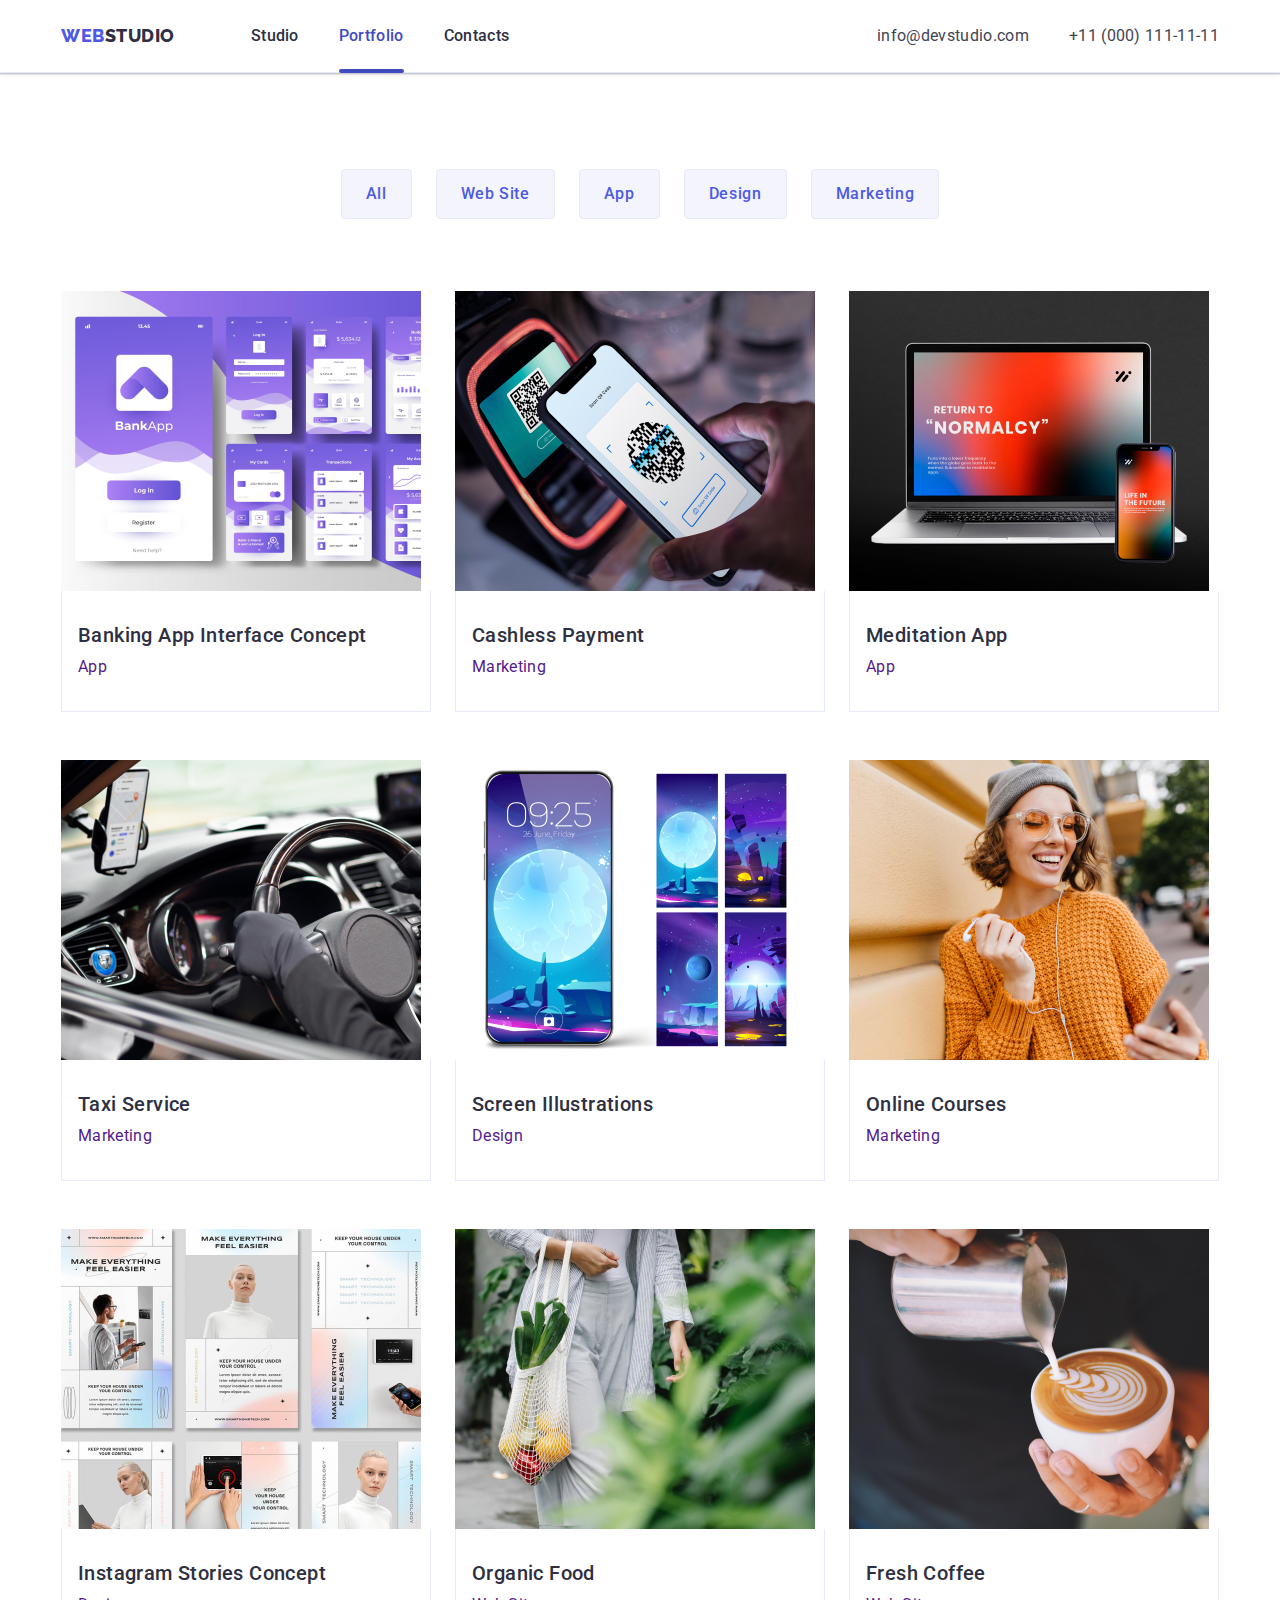
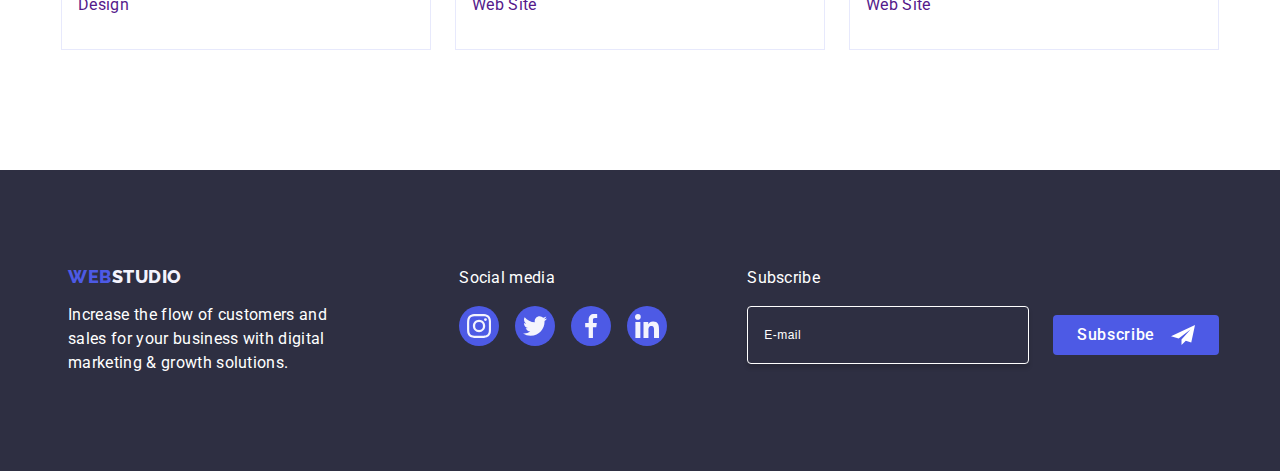
<file: portfolio.html>
<!DOCTYPE html>
<html lang="en">
  <head>
    <meta charset="UTF-8" />
    <meta name="viewport" content="width=device-width, initial-scale=1.0" />
    <link rel="preconnect" href="https://fonts.gstatic.com" />
    <link rel="preconnect" href="https://fonts.googleapis.com" />
    <link rel="preconnect" href="https://fonts.gstatic.com" crossorigin />
    <link
      href="https://fonts.googleapis.com/css2?family=Raleway:wght@800&family=Roboto:wght@400;500;700;900&display=swap"
      rel="stylesheet"
    />
    <link
      rel="stylesheet"
      href="https://cdnjs.cloudflare.com/ajax/libs/modern-normalize/2.0.0/modern-normalize.min.css"
      integrity="sha512-4xo8blKMVCiXpTaLzQSLSw3KFOVPWhm/TRtuPVc4WG6kUgjH6J03IBuG7JZPkcWMxJ5huwaBpOpnwYElP/m6wg=="
      crossorigin="anonymous"
      referrerpolicy="no-referrer"
    />
    <link rel="stylesheet" href="./css/styles.css" />
    <title>WebStudio</title>
  </head>
  <body>
    <header class="header">
      <div class="container">
        <nav class="navigation">
          <a class="logo-text logo-header link" href="./index.html">
            Web<span class="logo-dark">Studio</span>
          </a>
          <ul class="list menu">
            <li><a class="link" href="./index.html">Studio</a></li>
            <li>
              <a class="current link" href="./portfolio.html">Portfolio</a>
            </li>
            <li><a class="link" href="">Contacts</a></li>
          </ul>
        </nav>
        <address class="address-contacts">
          <ul class="list contacts">
            <li>
              <a class="link" href="mailto:info@devstudio.com">
                info@devstudio.com
              </a>
            </li>
            <li>
              <a class="link" href="tel:+110001111111">+11 (000) 111-11-11</a>
            </li>
          </ul>
        </address>
      </div>
    </header>
    <main>
      <section class="section section-portfolio">
        <div class="container">
          <h1 class="title-main visually-hidden">Something</h1>
          <ul class="buttons-list list">
            <li class="elem">
              <button type="button" class="filter-buttons button">All</button>
            </li>
            <li class="elem">
              <button type="button" class="filter-buttons button">
                Web Site
              </button>
            </li>
            <li class="elem">
              <button type="button" class="filter-buttons button">App</button>
            </li>
            <li class="elem">
              <button type="button" class="filter-buttons button">
                Design
              </button>
            </li>
            <li class="elem">
              <button type="button" class="filter-buttons button">
                Marketing
              </button>
            </li>
          </ul>

          <ul class="list card-list">
            <li class="portfolio-card">
              <a class="portfolio-card-link link" href="">
                <div class="overlay-wrapper">
                  <img
                    width="360"
                    height="300"
                    src="./images/portfolio/img-1.jpg"
                    alt="Bank App"
                  />
                  <p class="overlay-text">
                    14 Stylish and User-Friendly App Design Concepts · Task
                    Manager App · Calorie Tracker App · Exotic Fruit Ecommerce
                    App · Cloud Storage App
                  </p>
                </div>
                <div class="card-info-wrapper">
                  <h2 class="small-title default-title">
                    Banking App Interface Concept
                  </h2>
                  <p class="simple-text">App</p>
                </div>
              </a>
            </li>
            <li class="portfolio-card">
              <a class="portfolio-card-link link" href="">
                <div class="overlay-wrapper">
                  <img
                    width="360"
                    height="300"
                    src="./images/portfolio/img-2.jpg"
                    alt="qr reader"
                  />
                  <p class="overlay-text">
                    14 Stylish and User-Friendly App Design Concepts · Task
                    Manager App · Calorie Tracker App · Exotic Fruit Ecommerce
                    App · Cloud Storage App
                  </p>
                </div>
                <div class="card-info-wrapper">
                  <h2 class="small-title default-title">Cashless Payment</h2>
                  <p class="simple-text">Marketing</p>
                </div>
              </a>
            </li>
            <li class="portfolio-card">
              <a class="portfolio-card-link link" href="">
                <div class="overlay-wrapper">
                  <img
                    width="360"
                    height="300"
                    src="./images/portfolio/img-3.jpg"
                    alt="Meditation App"
                  />
                  <p class="overlay-text">
                    14 Stylish and User-Friendly App Design Concepts · Task
                    Manager App · Calorie Tracker App · Exotic Fruit Ecommerce
                    App · Cloud Storage App
                  </p>
                </div>
                <div class="card-info-wrapper">
                  <h2 class="small-title default-title">Meditation App</h2>
                  <p class="simple-text">App</p>
                </div>
              </a>
            </li>
            <li class="portfolio-card">
              <a class="portfolio-card-link link" href="">
                <div class="overlay-wrapper">
                  <img
                    width="360"
                    height="300"
                    src="./images/portfolio/img-4.jpg"
                    alt="Taxi Service"
                  />
                  <p class="overlay-text">
                    14 Stylish and User-Friendly App Design Concepts · Task
                    Manager App · Calorie Tracker App · Exotic Fruit Ecommerce
                    App · Cloud Storage App
                  </p>
                </div>
                <div class="card-info-wrapper">
                  <h2 class="small-title default-title">Taxi Service</h2>
                  <p class="simple-text">Marketing</p>
                </div>
              </a>
            </li>
            <li class="portfolio-card">
              <a class="portfolio-card-link link" href="">
                <div class="overlay-wrapper">
                  <img
                    width="360"
                    height="300"
                    src="./images/portfolio/img-5.jpg"
                    alt="Screen Illustrations"
                  />
                  <p class="overlay-text">
                    14 Stylish and User-Friendly App Design Concepts · Task
                    Manager App · Calorie Tracker App · Exotic Fruit Ecommerce
                    App · Cloud Storage App
                  </p>
                </div>
                <div class="card-info-wrapper">
                  <h2 class="small-title default-title">
                    Screen Illustrations
                  </h2>
                  <p class="simple-text">Design</p>
                </div>
              </a>
            </li>
            <li class="portfolio-card">
              <a class="portfolio-card-link link" href="">
                <div class="overlay-wrapper">
                  <img
                    width="360"
                    height="300"
                    src="./images/portfolio/img-6.jpg"
                    alt="Online Courses"
                  />
                  <p class="overlay-text">
                    14 Stylish and User-Friendly App Design Concepts · Task
                    Manager App · Calorie Tracker App · Exotic Fruit Ecommerce
                    App · Cloud Storage App
                  </p>
                </div>
                <div class="card-info-wrapper">
                  <h2 class="small-title default-title">Online Courses</h2>
                  <p class="simple-text">Marketing</p>
                </div>
              </a>
            </li>
            <li class="portfolio-card">
              <a class="portfolio-card-link link" href="">
                <div class="overlay-wrapper">
                  <img
                    width="360"
                    height="300"
                    src="./images/portfolio/img-7.jpg"
                    alt="Instagram Stories Concept"
                  />
                  <p class="overlay-text">
                    14 Stylish and User-Friendly App Design Concepts · Task
                    Manager App · Calorie Tracker App · Exotic Fruit Ecommerce
                    App · Cloud Storage App
                  </p>
                </div>
                <div class="card-info-wrapper">
                  <h2 class="small-title default-title">
                    Instagram Stories Concept
                  </h2>
                  <p class="simple-text">Design</p>
                </div>
              </a>
            </li>
            <li class="portfolio-card">
              <a class="portfolio-card-link link" href="">
                <div class="overlay-wrapper">
                  <img
                    width="360"
                    height="300"
                    src="./images/portfolio/img-8.jpg"
                    alt="Organic Food"
                  />
                  <p class="overlay-text">
                    14 Stylish and User-Friendly App Design Concepts · Task
                    Manager App · Calorie Tracker App · Exotic Fruit Ecommerce
                    App · Cloud Storage App
                  </p>
                </div>
                <div class="card-info-wrapper">
                  <h2 class="small-title default-title">Organic Food</h2>
                  <p class="simple-text">Web Site</p>
                </div>
              </a>
            </li>
            <li class="portfolio-card">
              <a class="portfolio-card-link link" href="">
                <div class="overlay-wrapper">
                  <img
                    width="360"
                    height="300"
                    src="./images/portfolio/img-9.jpg"
                    alt="Fresh Coffee"
                  />
                  <p class="overlay-text">
                    14 Stylish and User-Friendly App Design Concepts · Task
                    Manager App · Calorie Tracker App · Exotic Fruit Ecommerce
                    App · Cloud Storage App
                  </p>
                </div>
                <div class="card-info-wrapper">
                  <h2 class="small-title default-title">Fresh Coffee</h2>
                  <p class="simple-text">Web Site</p>
                </div>
              </a>
            </li>
          </ul>
        </div>
      </section>
    </main>
    <footer class="footer">
      <div class="container">
        <div class="footer-info">
          <a class="logo-text link" href="./index.html">
            Web<span class="logo-light">Studio</span>
          </a>
          <p class="simple-text footer-text">
            Increase the flow of customers and sales for your business with
            digital marketing & growth solutions.
          </p>
        </div>
        <div class="footer-social">
          <p class="simple-text">Social media</p>
          <ul class="list">
            <li class="elem">
              <a class="social-link" href="">
                <svg class="footer-social-icon" width="24" height="24">
                  <use href="./images/icons.svg#inst"></use>
                </svg>
              </a>
            </li>
            <li class="elem">
              <a class="social-link" href="">
                <svg class="footer-social-icon" width="24" height="24">
                  <use href="./images/icons.svg#tw"></use>
                </svg>
              </a>
            </li>
            <li class="elem">
              <a class="social-link" href="">
                <svg class="footer-social-icon" width="24" height="24">
                  <use href="./images/icons.svg#fb"></use>
                </svg>
              </a>
            </li>
            <li class="elem">
              <a class="social-link" href="">
                <svg class="footer-social-icon" width="24" height="24">
                  <use href="./images/icons.svg#ld"></use>
                </svg>
              </a>
            </li>
          </ul>
        </div>
        <div class="footer-form-section">
          <p class="simple-text">Subscribe</p>
          <form class="footer-form">
            <label class="footer-form-label">
              <input
                id="footer-email"
                class="form-input footer-input"
                type="email"
                placeholder="E-mail"
                name="footer-email"
              />
            </label>
            <button type="submit" class="button form-footer-btn">
              Subscribe
              <svg class="footer-form-btn-icon" width="24" height="24">
                <use href="./images/icons.svg#icon-send"></use>
              </svg>
            </button>
          </form>
        </div>
      </div>
    </footer>
  </body>
</html>
</file>
<file: css/styles.css>
:root {
  --h2-font-size: 36px;
  --h3-font-size: 20px;
  --text-size: 16px;
  --primary-cl: #4d5ae5;
  --pressed-cl: #404bbf;
  --dark-cl: #2e2f42;
  --text-cl: #434455;
  --accent-cl: #e7e9fc;
  --light-cl: #f4f4fd;
  --white-cl: #fff;
  --modal-bg: #fcfcfc;
  --customers-icon-cl: #8e8f99;
  --main-box-shadow: 0px 2px 1px 0px rgba(46, 47, 66, 0.08),
    0px 1px 1px 0px rgba(46, 47, 66, 0.16),
    0px 1px 6px 0px rgba(46, 47, 66, 0.08);
}

* {
  margin: 0;
  padding: 0;
}

img {
  display: block;
  max-width: 100%;
  height: auto;
}

ul {
  list-style: none;
}

body {
  font-family: "Roboto", sans-serif;
  background-color: var(--white-cl);
  color: var(--text-cl);
  line-height: 1.5;
  letter-spacing: 0.02em;
  font-size: var(--text-size);
}

button {
  outline: none;
  background: none;
  border: none;
}

.logo-text {
  font-family: Raleway, sans-serif;
  color: var(--primary-cl);
  font-size: 18px;
  font-weight: 800;
  line-height: 1.17;
  letter-spacing: 0.03em;
  text-transform: uppercase;
  text-decoration: none;
}

.logo-dark {
  color: var(--dark-cl);
}

.logo-light {
  color: var(--light-cl);
}

.logo-header {
  margin-right: 76px;
}

.link {
  text-decoration: none;
}

.menu {
  display: flex;
  gap: 40px;
}

.menu .link {
  color: var(--dark-cl);
  font-weight: 500;
  letter-spacing: 0.02em;
  padding: 24px 0;

  transition: color 250ms cubic-bezier(0.4, 0, 0.2, 1);
}

.contacts {
  display: flex;
  gap: 40px;
}

.contacts .link {
  color: currentColor;
  letter-spacing: 0.02em;

  transition: color 250ms cubic-bezier(0.4, 0, 0.2, 1);
}

.address-contacts {
  font-style: normal;
}

@media screen and (max-width: 768px) {
  .menu,
  .address-contacts {
    display: none;
  }
}

@media screen and (max-width: 1158px) {
  .contacts {
    gap: 12px;
    flex-direction: column;
  }

  .address-contacts .link {
    font-size: 12px;
  }
}

.link:hover,
.link:active,
.link:focus {
  color: var(--pressed-cl);
}

.section-main {
  background-color: var(--dark-cl);
  background-image: linear-gradient(
      rgba(46, 47, 66, 0.7),
      rgba(46, 47, 66, 0.7)
    ),
    url(../images/hero-bg.jpg);
  color: var(--white-cl);
  text-align: center;
  padding: 112px 0;
  max-width: 428px;
  margin: 0 auto;
  background-repeat: no-repeat;
  background-position: center;
  background-size: cover;
}

@media only screen and (min-device-pixel-ratio: 2),
  (min-resolution: 192dpi),
  (min-resolution: 2dppx) {
  .section-main {
    background-image: linear-gradient(
        rgba(46, 47, 66, 0.7),
        rgba(46, 47, 66, 0.7)
      ),
      url(../images/hero-bg@2x.jpg);
  }
}

.title-main {
  font-size: 36px;
  font-weight: 700;
  line-height: 40px;
  letter-spacing: 0.72px;
  text-transform: capitalize;
  max-width: 320px;
  margin: 0 auto 72px;
}

@media screen and (min-width: 768px) {
  .section-main {
    padding: 112px 0;
    max-width: 768px;
  }

  .title-main {
    max-width: 496px;
    font-size: 56px;
    line-height: 60px;
    letter-spacing: 1.12px;
    margin-bottom: 36px;
  }
}

@media screen and (min-width: 1158px) {
  .section-main {
    padding: 188px 0;
    max-width: 1440px;
  }

  .title-main {
    line-height: 1.07;
    letter-spacing: 0.02em;
    margin-bottom: 48px;
  }
}

.button {
  border: none;
  cursor: pointer;
  font-weight: 500;
  font-family: inherit;
  font-size: inherit;
  line-height: inherit;
  letter-spacing: 0.04em;
  display: block;
  min-width: 169px;
  height: 56px;
  border-radius: 4px;
}

.default-btn,
.form-footer-btn {
  background-color: var(--primary-cl);
  color: var(--white-cl);
  margin: 0 auto;

  transition: background-color 250ms cubic-bezier(0.4, 0, 0.2, 1);
}

.default-btn:hover,
.default-btn:focus,
.form-footer-btn:hover,
.form-footer-btn:focus {
  background-color: var(--pressed-cl);
}

.form-footer-btn {
  display: flex;
  align-items: center;
  justify-content: center;
  padding: 8px 24px;
  min-width: 165px;
  height: 40px;
}

.form-footer-btn svg {
  margin-left: 16px;
  fill: var(--white-cl);
}

.default-title {
  color: var(--dark-cl);
}

.secondary-title {
  font-size: var(--h2-font-size);
  line-height: 1.11;
  letter-spacing: 0.02em;
  margin-bottom: 72px;
}

.small-title {
  font-size: var(--h3-font-size);
  font-weight: 500;
  line-height: 1.2;
  letter-spacing: 0.02em;
  margin-bottom: 8px;
}

.work-title,
.team-title {
  text-transform: capitalize;
  text-align: center;
}

.buttons-list .elem {
  transition: color 250ms cubic-bezier(0.4, 0, 0.2, 1),
    background-color 250ms cubic-bezier(0.4, 0, 0.2, 1),
    border-color 250ms cubic-bezier(0.4, 0, 0.2, 1),
    box-shadow 250ms cubic-bezier(0.4, 0, 0.2, 1);
}

.filter-buttons {
  color: var(--primary-cl);
  background-color: var(--light-cl);
  padding: 12px 24px;
  border: 1px solid var(--accent-cl);
  width: auto;
  height: auto;
  min-width: auto;

  transition: background-color 250ms cubic-bezier(0.4, 0, 0.2, 1),
    color 250ms cubic-bezier(0.4, 0, 0.2, 1),
    border-color 250ms cubic-bezier(0.4, 0, 0.2, 1),
    box-shadow 250ms cubic-bezier(0.4, 0, 0.2, 1);
}

.filter-buttons:hover,
.filter-buttons:focus,
.filter-buttons:active {
  color: var(--white-cl);
  background-color: var(--pressed-cl);
  border: 1px solid transparent;
  box-shadow: 0px 3px 1px rgba(0, 0, 0, 0.1), 0px 2px 1px rgba(0, 0, 0, 0.08),
    0px 2px 2px rgba(0, 0, 0, 0.12);
}

.portfolio-card {
  background-color: var(--white-cl);
}

.header {
  border-bottom: 1px solid var(--accent-cl);
  box-shadow: var(--main-box-shadow);
}

.header .link {
  display: block;
}

.header .container {
  display: flex;
  justify-content: space-between;
  align-items: center;
  padding-top: 23px;
  padding-bottom: 23px;
}

.header .container .navigation {
  display: flex;
  align-items: center;
}
.header .btn-icon {
  stroke: var(--dark-cl);
}

@media screen and (min-width: 768px) {
  .header-btn {
    display: none;
  }

  .header .container {
    padding-top: 0;
    padding-bottom: 0;
  }
}

.section-advantages,
.section-customers,
.section-team {
  padding: 96px 0;
}

.section-advantages .list,
.section-team .list {
  display: flex;
  gap: 72px;
  flex-wrap: wrap;
}

.section-customers .list {
  display: flex;
  flex-wrap: wrap;
  justify-content: center;
  align-items: center;
  row-gap: 72px;
  column-gap: 16px;
}

.section-team .list {
  justify-content: center;
}

.advantages-icon-block {
  display: none;
}

.section-advantages .small-title {
  font-size: 36px;
  font-weight: 700;
  line-height: 40px;
  letter-spacing: 0.72px;
  text-transform: capitalize;
  margin-bottom: 8px;
  text-align: center;
}

.section-advantages .simple-text {
  font-size: 16px;
  font-weight: 500;
  font-style: normal;
  line-height: 24px;
  letter-spacing: 0.32px;
}

.section-works {
  display: none;
}

.section-team {
  background-color: var(--light-cl);
}

.section-team .team-card {
  background-color: var(--white-cl);
  flex-basis: 100%;
  max-width: 264px;
  border-radius: 0px 0px 4px 4px;
  box-shadow: 0px 2px 1px 0px rgba(46, 47, 66, 0.08),
    0px 1px 1px 0px rgba(46, 47, 66, 0.16),
    0px 1px 6px 0px rgba(46, 47, 66, 0.08);
}

.section-team .team-info-wrapper {
  padding: 32px 0;
  display: flex;
  flex-direction: column;
  text-align: center;
}

.section-team .simple-text {
  margin-bottom: 8px;
}

.section-customers {
  text-align: center;
}

.customer-link {
  width: 190px;
  height: 88px;

  display: flex;
  justify-content: center;
  align-items: center;
  color: var(--customers-icon-cl);
  border: 1px solid var(--customers-icon-cl);
  border-radius: 4px;

  transition: color 250ms cubic-bezier(0.4, 0, 0.2, 1),
    border-color 250ms cubic-bezier(0.4, 0, 0.2, 1);
}

.customer-link:hover,
.customer-link:focus,
.customer-link:active {
  color: var(--pressed-cl);
  border-color: var(--pressed-cl);
}

.section-customers svg {
  fill: currentColor;
}

@media screen and (min-width: 768px) {
  .section-advantages .list,
  .section-team .list {
    row-gap: 72px;
    column-gap: 24px;
  }

  .section-advantages .small-title {
    text-align: left;
  }

  .section-advantages .list .elem,
  .section-team .team-card {
    flex-basis: calc((100% - 24px) / 2);
  }

  .customer-link {
    width: 168px;
  }

  .section-customers .list {
    column-gap: 24px;
  }
}

@media screen and (min-width: 1158px) {
  .section-advantages,
  .section-team,
  .section-customers {
    padding: 120px 0;
  }

  .section-team .list,
  .section-customers .list {
    flex-wrap: nowrap;
  }

  .section-advantages .list .elem,
  .section-team .team-card {
    flex-basis: calc((100% - 3 * 24px) / 4);
  }

  .section-advantages .small-title {
    font-size: 20px;
    font-weight: 500;
    line-height: 24px;
    letter-spacing: 0.4px;
  }

  .section-advantages .simple-text {
    font-weight: 400;
  }

  .advantages-icon-block {
    border-radius: 4px;
    background-color: var(--light-cl);
    min-height: 112px;
    display: flex;
    align-items: center;
    justify-content: center;
    margin-bottom: 8px;
  }

  .section-works {
    display: block;
    padding-bottom: 120px;
  }

  .section-works .list {
    display: flex;
    gap: 24px;
  }

  .section-works .list .elem {
    flex-basis: calc((100% - 48px) / 3);
  }
}

.visually-hidden {
  position: absolute;
  width: 1px;
  height: 1px;
  margin: -1px;
  border: 0;
  padding: 0;
  white-space: nowrap;
  clip-path: inset(100%);
  clip: rect(0 0 0 0);
  overflow: hidden;
}

.section-portfolio {
  padding: 96px 0 120px;
}

.section-portfolio .list {
  display: flex;
  justify-content: center;
  gap: 24px;
  margin-bottom: 72px;
}

.section-portfolio .card-list {
  flex-wrap: wrap;
  column-gap: 24px;
  row-gap: 48px;
  margin: 0;
}

.section-portfolio .portfolio-card {
  width: calc((100% - 48px) / 3);
  overflow: hidden;
}

.section-portfolio .card-info-wrapper {
  padding: 32px 16px;
  border: 1px solid var(--accent-cl);
  border-top: none;
}

.section-portfolio .card-info-wrapper .small-title {
  margin-bottom: 8px;
}
.section-portfolio .portfolio-card-link {
  cursor: pointer;
  display: block;
  transition: box-shadow 250ms cubic-bezier(0.4, 0, 0.2, 1);
}

.portfolio-card-link:hover,
.portfolio-card-link:focus {
  box-shadow: var(--main-box-shadow);
}

.overlay-wrapper {
  position: relative;
  overflow: hidden;
}

.overlay-text {
  position: absolute;
  display: block;
  background-color: var(--primary-cl);
  padding: 40px 32px;
  top: 0;
  left: 0;
  width: 100%;
  height: 100%;
  color: var(--light-cl);
  font-size: 16px;
  font-weight: 400;
  line-height: 24px;
  letter-spacing: 0.32px;
  transform: translateY(100%);
  transition: transform 250ms cubic-bezier(0.4, 0, 0.2, 1);
}

.portfolio-card-link:hover .overlay-text,
.portfolio-card-link:focus .overlay-text,
.portfolio-card-link:active .overlay-text {
  transform: translateY(0);
}

.menu .current {
  color: var(--pressed-cl);
  position: relative;
}

.menu .current::after {
  content: "";
  position: absolute;
  width: 100%;
  height: 4px;
  border-radius: 2px;
  bottom: -1px;
  left: 0;
  background-color: var(--pressed-cl);
}

.backdrop {
  background-color: rgba(46, 47, 66, 0.4);
  position: fixed;
  top: 0;
  left: 0;
  right: 0;
  bottom: 0;

  opacity: 1;
  visibility: visible;

  transition: opacity 250ms cubic-bezier(0.4, 0, 0.2, 1),
    visibility 250ms cubic-bezier(0.4, 0, 0.2, 1);
}

.backdrop.is-hidden {
  opacity: 0;
  visibility: hidden;
  pointer-events: none;
}

.modal {
  min-width: 320px;
  max-width: 392px;
  min-height: 584px;
  border-radius: 4px;
  background-color: var(--modal-bg);
  position: absolute;
  top: 50%;
  left: 50%;
  transform: translate(-50%, -50%);
  box-shadow: 0px 1px 1px rgba(0, 0, 0, 0.14), 0px 1px 3px rgba(0, 0, 0, 0.12),
    0px 2px 1px rgba(0, 0, 0, 0.2);
  padding: 72px 16px 24px;
  transition: transform 250ms cubic-bezier(0.4, 0, 0.2, 1);
}

@media screen and (min-width: 768px) {
  .modal {
    max-width: 408px;
    padding-left: 24px;
    padding-right: 24px;
  }
}

.modal-btn {
  width: 24px;
  height: 24px;
  border-radius: 50%;
  position: absolute;
  top: 24px;
  right: 24px;
  min-width: auto;
  background-color: var(--accent-cl);
  border: 1px solid rgba(0, 0, 0, 0.1);
  display: flex;
  align-items: center;
  justify-content: center;
  transition: background-color 250ms cubic-bezier(0.4, 0, 0.2, 1),
    border 250ms cubic-bezier(0.4, 0, 0.2, 1);
}

.modal-btn:hover,
.modal-btn:focus {
  background-color: var(--pressed-cl);
  border: none;
}

.modal-btn svg {
  transition: fill 250ms cubic-bezier(0.4, 0, 0.2, 1);
}

.modal-btn:hover svg,
.modal-btn:focus svg {
  fill: var(--white-cl);
}

.social-list {
  display: flex;
  align-items: center;
  justify-content: center;
  gap: 24px;
}

.social-list .elem,
.footer-social .elem {
  width: 40px;
  height: 40px;
}

.social-link {
  width: 100%;
  height: 100%;
  border-radius: 50%;
  display: flex;
  align-items: center;
  justify-content: center;
  background-color: var(--primary-cl);
  cursor: pointer;

  transition: background-color 250ms cubic-bezier(0.4, 0, 0.2, 1);
}

.social-link:hover,
.social-link:focus {
  background-color: var(--pressed-cl);
}

.social-link svg {
  fill: var(--light-cl);
}

.footer {
  background-color: var(--dark-cl);
  color: var(--light-cl);
  padding: 96px 0;
  text-align: center;
}

.footer .logo-text {
  margin-bottom: 16px;
  display: inline-block;
}

.footer-text {
  width: 264px;
}

.footer .container {
  display: flex;
  flex-direction: column;
  gap: 72px;
}

.footer-info {
  margin: 0 auto;
}

.footer .simple-text {
  color: var(--white-cl);
  font-size: 16px;
  font-weight: 400;
  line-height: 24px;
  letter-spacing: 0.32px;
  margin-bottom: 16px;
}

.footer .simple-text.footer-text {
  margin: 0;
}

.footer-social .list {
  display: flex;
  align-items: center;
  gap: 16px;
}

.footer .social-link:hover,
.footer .social-link:focus,
.footer .social-link:active {
  background-color: #31d0aa;
}

.section-customers .secondary-title {
  color: var(--dark-cl);
}

.footer-social {
  margin: 0 auto;
}

.footer-form {
  display: flex;
  align-items: center;
  justify-content: center;
  gap: 16px;
  flex-direction: column;
}

.form-input,
.form-textarea {
  width: 100%;
  height: 40px;
  border-radius: 4px;
  border: 1px solid rgba(46, 47, 66, 0.4);
  background: none;
  box-shadow: none;
  padding: 8px 0 8px 16px;
  outline: transparent;

  transition: border-color 250ms cubic-bezier(0.4, 0, 0.2, 1);
}

.form-input.footer-input {
  color: var(--white-cl);
  border-color: var(--white-cl);
  box-shadow: 0px 4px 4px 0px rgba(0, 0, 0, 0.15);
  font-size: 12px;
  line-height: 1.5;
  letter-spacing: 0.04em;
  max-width: 398px;
}

.footer-form-label {
  width: 100%;
}

.form-input::placeholder {
  color: var(--white-cl);
}

.modal-title {
  color: var(--dark-cl);
  text-align: center;
  font-size: 16px;
  font-style: normal;
  font-weight: 500;
  line-height: 24px;
  letter-spacing: 0.32px;
  margin-bottom: 16px;
}

.input-wrapper {
  position: relative;
}

.form-block {
  margin-bottom: 8px;
}

.input-wrapper .form-input {
  padding: 8px 38px;
}

.input-wrapper .form-input:focus,
.form-textarea:focus,
.form-input.footer-input:focus {
  border: 1px solid var(--primary-cl);
}

.input-wrapper svg {
  transition: fill 250ms cubic-bezier(0.4, 0, 0.2, 1);
}

.input-wrapper .form-input:focus + svg {
  fill: var(--primary-cl);
}

.input-wrapper svg {
  position: absolute;
  top: 50%;
  left: 16px;
  transform: translateY(-50%);
}

.form-label {
  color: #8e8f99;
  font-size: 12px;
  font-weight: 400;
  line-height: 1.17;
  letter-spacing: 0.48px;
  margin-bottom: 4px;
  display: block;
}

.form-textarea {
  padding: 8px 16px;
  width: 100%;
  height: 120px;
  font-size: 12px;
  line-height: 1.17;
  letter-spacing: 0.04em;
  color: rgba(46, 47, 66, 0.4);
  resize: none;
}

.form-block-textarea {
  margin-bottom: 16px;
}

.form-agreement {
  color: #8e8f99;
  font-family: Roboto;
  font-size: 12px;
  font-weight: 400;
  line-height: 14px;
  letter-spacing: 0.48px;
  display: block;
  margin-bottom: 24px;
}

.form-agreement-link {
  color: #4d5ae5;
  text-decoration-line: underline;
}

.form-checkbox {
  width: 16px;
  height: 16px;
  border: 1px solid rgba(46, 47, 66, 0.4);
  display: inline-flex;
  align-items: center;
  margin-right: 8px;
  border-radius: 2px;
  cursor: pointer;
  justify-content: center;
  fill: transparent;
  transition: background-color 250ms cubic-bezier(0.4, 0, 0.2, 1),
    border 250ms cubic-bezier(0.4, 0, 0.2, 1),
    fill 250ms cubic-bezier(0.4, 0, 0.2, 1);
}

.form-agreement-desc {
  display: block;
  line-height: 1.17;
}

input[type="checkbox"]:checked + .form-agreement-desc .form-checkbox {
  border-color: transparent;
  background-color: var(--pressed-cl);
  border: none;
  fill: var(--light-cl);
}

input[type="checkbox"]:focus-visible + .form-agreement-desc .form-checkbox {
  outline: 2px solid rgba(253, 146, 34, 0.3);
  outline-offset: 1px;
}

.form-checkbox-icon {
  fill: var(--light-cl);
  opacity: 0;
  transition: opacity 250ms cubic-bezier(0.4, 0, 0.2, 1);
}

input[type="checkbox"]:checked
  + .form-agreement-desc
  .form-checkbox
  .form-checkbox-icon {
  opacity: 1;
}

.container {
  max-width: 428px;
  padding: 0 16px;
  margin: 0 auto;
}

@media screen and (min-width: 768px) {
  .container {
    max-width: 768px;
  }

  .footer {
    text-align: left;
  }

  .footer .container {
    flex-direction: row;
    flex-wrap: wrap;
    column-gap: 24px;
    align-items: flex-start;
    justify-content: flex-start;
    padding-left: 108px;
    padding-right: 108px;
  }

  .footer .container .elem {
    margin: 0;
  }

  .footer-form-section,
  .footer-form-label {
    width: auto;
  }

  .form-input.footer-input {
    width: 264px;
  }

  .footer-form {
    flex-direction: row;
    gap: 24px;
  }
}

@media screen and (min-width: 1158px) {
  .container,
  .footer .container {
    max-width: 1158px;
    padding: 0 15px;
  }

  .footer .container {
    gap: 0;
    justify-content: flex-start;
    align-items: baseline;
  }
  .footer .container .footer-info {
    margin-right: 120px;
  }

  .footer .container .footer-social {
    margin-right: 80px;
  }
}

.mobile-backdrop {
  position: fixed;
  top: 0;
  left: 0;
  z-index: 999;

  width: 100%;
  height: 100%;

  background-color: rgba(0, 0, 0, 0.3);
  backdrop-filter: blur(2px);
  opacity: 0;
  visibility: hidden;
  pointer-events: none;

  transition: opacity 250ms ease-in-out 200ms,
    visibility 250ms ease-in-out 200ms;
}

.mobile-backdrop.is-open {
  opacity: 1;
  visibility: visible;
  pointer-events: initial;
  transition-delay: 0ms;
}

.mobile-container {
  display: flex;
  flex-direction: column;

  width: 100%;
  max-width: 428px;
  height: 100%;
  margin-left: auto;
  padding: 80px 24px 40px 40px;
  position: relative;

  background-color: var(--white-cl);

  transform: translateX(100%);
  transition: transform 250ms ease-in-out;
}

.mobile-backdrop.is-open .mobile-container {
  transform: translateX(0);
  transition-delay: 200ms;
}

.mobile-menu-btn {
  min-width: 24px;
  min-height: 24px;
  display: flex;
  align-items: center;
  justify-content: center;

  border: 1px solid rgba(46, 47, 66, 0.1);
  background-color: transparent;
  border-radius: 50%;
  position: absolute;
  right: 24px;
  top: 24px;

  transition: background-color var(--trns-fast);
  transition-delay: 200ms;
}

.mobile-menu-icon {
  stroke: #fff;
  transition: transform var(--trns-fast);
}

@media not (hover: hover) {
  .mobile-menu-btn:active {
    background-color: rgba(128, 128, 128, 0.4);
    transition-delay: 0ms;
  }

  .mobile-menu-btn:active .mobile-menu-icon {
    transform: scale(1.14);
  }
}

.mobile-menu {
  margin-bottom: auto;
}

.mobile-menu-item:not(:last-child) {
  margin-bottom: 40px;
}

.mobile-menu-link {
  color: var(--dark-cl);
  font-size: 36px;
  font-weight: 700;
  line-height: 40px;
  letter-spacing: 0.72px;
  text-transform: capitalize;
}

.mobile-menu-link.current {
  color: var(--pressed-cl);
}

.mobile-menu-contacts {
  flex-direction: column;
  margin-bottom: 48px;
  gap: 40px;
}

.mobile-menu-contacts .link {
  font-size: 20px;
  font-weight: 500;
  line-height: 24px;
  letter-spacing: 0.4px;
  color: var(--text-cl);
}

.mobile-menu-contacts .link.phone {
  font-size: 36px;
  font-weight: 700;
  line-height: 40px;
  color: var(--primary-cl);
}

.mobile-menu-social-list {
  min-width: 328px;
  justify-content: flex-start;
}

@media screen and (min-width: 428px) {
  .mobile-menu-social-list {
    gap: 56px;
  }
}
</file>
